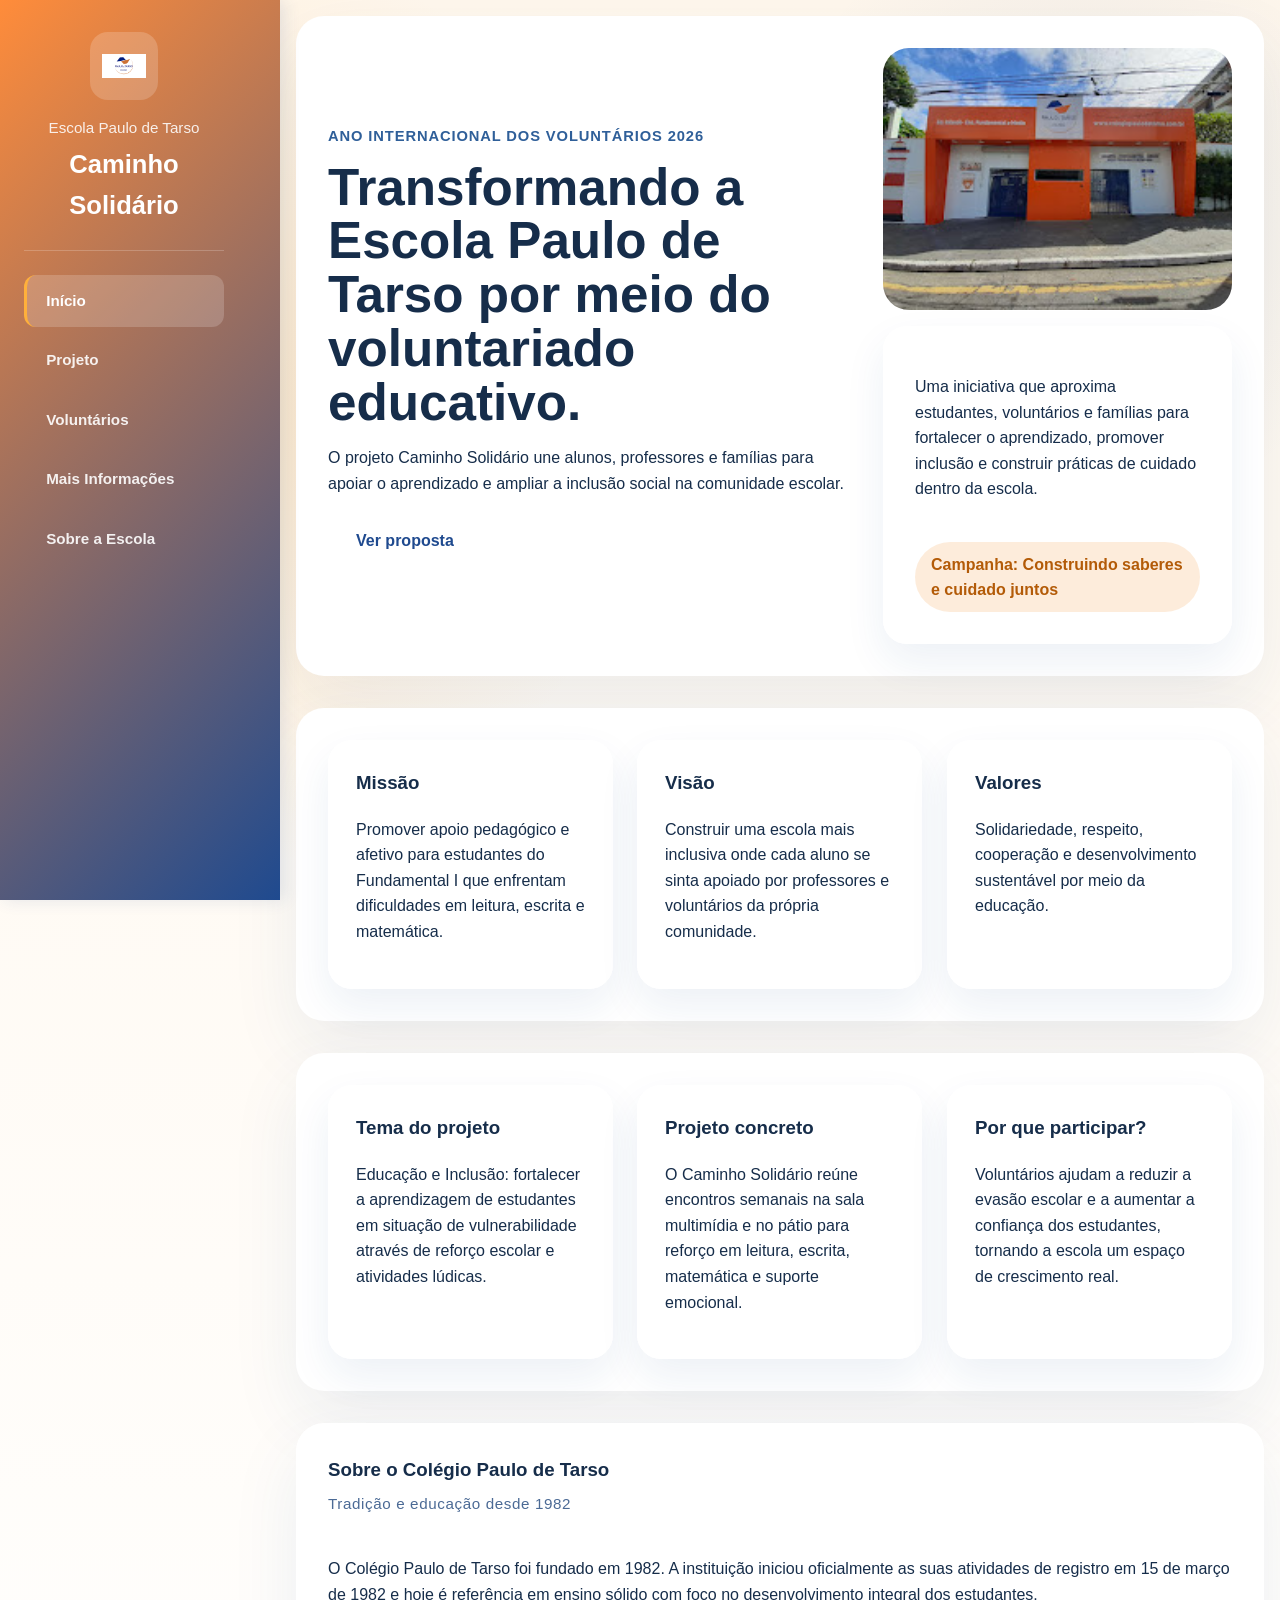
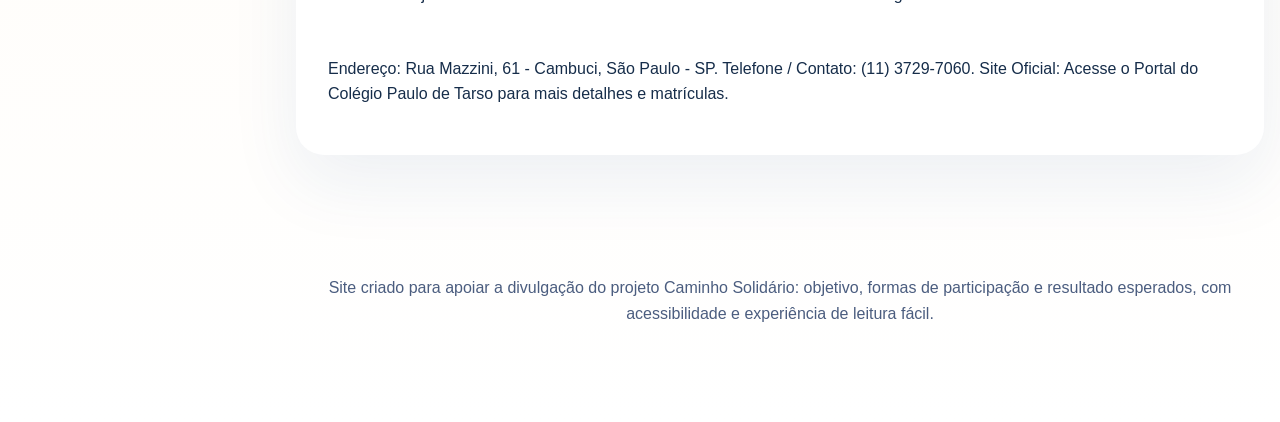
<file: index.html>
<!DOCTYPE html>
<html lang="pt-BR">
<head>
  <meta charset="UTF-8" />
  <meta name="viewport" content="width=device-width, initial-scale=1.0" />
  <title>Caminho Solidário | Escola Paulo de Tarso</title>
  <link rel="stylesheet" href="style.css" />
</head>
<body class="home" data-page-label="Início">
  <header>
    <div class="header-inner container">
      <div class="logo-box">
        <div class="logo-mark" aria-label="Símbolo do Colégio Paulo de Tarso">
          <img src="assets/images/download.png" alt="Símbolo do Colégio Paulo de Tarso" />
        </div>
        <div class="logo-text">
          <p>Escola Paulo de Tarso</p>
          <h1>Caminho Solidário</h1>
        </div>
      </div>
      <nav class="main-nav" aria-label="Navegação principal">
        <a href="index.html" class="nav-link active">Início</a>
        <a href="projeto.html" class="nav-link">Projeto</a>
        <a href="voluntarios.html" class="nav-link">Voluntários</a>
        <a href="mais-informacoes.html" class="nav-link">Mais Informações</a>
        <a href="sobre-escola.html" class="nav-link">Sobre a Escola</a>
      </nav>
    </div>
  </header>

  <main class="container">
    <section class="home-hero">
      <div class="hero-content">
        <span class="eyebrow">Ano Internacional dos Voluntários 2026</span>
        <h2>Transformando a Escola Paulo de Tarso por meio do voluntariado educativo.</h2>
        <p>O projeto Caminho Solidário une alunos, professores e famílias para apoiar o aprendizado e ampliar a inclusão social na comunidade escolar.</p>
        <div class="hero-actions">
          <a class="button-primary" href="projeto.html">Ver proposta</a>
          <a class="button-secondary" href="voluntarios.html">Quero ser voluntário</a>
        </div>
      </div>
      <div class="hero-visual">
        <div class="visual-image">
          <img src="assets/images/download.jpg" alt="Fachada do Colégio Paulo de Tarso" />
        </div>
        <div class="visual-card">
          <p>Uma iniciativa que aproxima estudantes, voluntários e famílias para fortalecer o aprendizado, promover inclusão e construir práticas de cuidado dentro da escola.</p>
          <div class="visual-pill">Campanha: Construindo saberes e cuidado juntos</div>
        </div>
      </div>
    </section>

    <section class="mission-grid">
      <article class="mission-card">
        <h3>Missão</h3>
        <p>Promover apoio pedagógico e afetivo para estudantes do Fundamental I que enfrentam dificuldades em leitura, escrita e matemática.</p>
      </article>
      <article class="mission-card">
        <h3>Visão</h3>
        <p>Construir uma escola mais inclusiva onde cada aluno se sinta apoiado por professores e voluntários da própria comunidade.</p>
      </article>
      <article class="mission-card">
        <h3>Valores</h3>
        <p>Solidariedade, respeito, cooperação e desenvolvimento sustentável por meio da educação.</p>
      </article>
    </section>

    <section class="home-preview">
      <div class="preview-card">
        <h3>Tema do projeto</h3>
        <p>Educação e Inclusão: fortalecer a aprendizagem de estudantes em situação de vulnerabilidade através de reforço escolar e atividades lúdicas.</p>
      </div>
      <div class="preview-card">
        <h3>Projeto concreto</h3>
        <p>O Caminho Solidário reúne encontros semanais na sala multimídia e no pátio para reforço em leitura, escrita, matemática e suporte emocional.</p>
      </div>
      <div class="preview-card">
        <h3>Por que participar?</h3>
        <p>Voluntários ajudam a reduzir a evasão escolar e a aumentar a confiança dos estudantes, tornando a escola um espaço de crescimento real.</p>
      </div>
    </section>

    <section class="school-summary">
      <div class="section-head">
        <h3>Sobre o Colégio Paulo de Tarso</h3>
        <span>Tradição e educação desde 1982</span>
      </div>
      <div class="school-content">
        <p>O Colégio Paulo de Tarso foi fundado em 1982. A instituição iniciou oficialmente as suas atividades de registro em 15 de março de 1982 e hoje é referência em ensino sólido com foco no desenvolvimento integral dos estudantes.</p>
        <p>Endereço: Rua Mazzini, 61 - Cambuci, São Paulo - SP. Telefone / Contato: (11) 3729-7060. Site Oficial: Acesse o Portal do Colégio Paulo de Tarso para mais detalhes e matrículas.</p>
      </div>
    </section>
  </main>

    <footer class="site-footer">
    <div class="container">
      <p>Site criado para apoiar a divulgação do projeto Caminho Solidário: objetivo, formas de participação e resultado esperados, com acessibilidade e experiência de leitura fácil.</p>
    </div>
  </footer>

  <script src="script.js"></script>
</body>
</html>
</file>
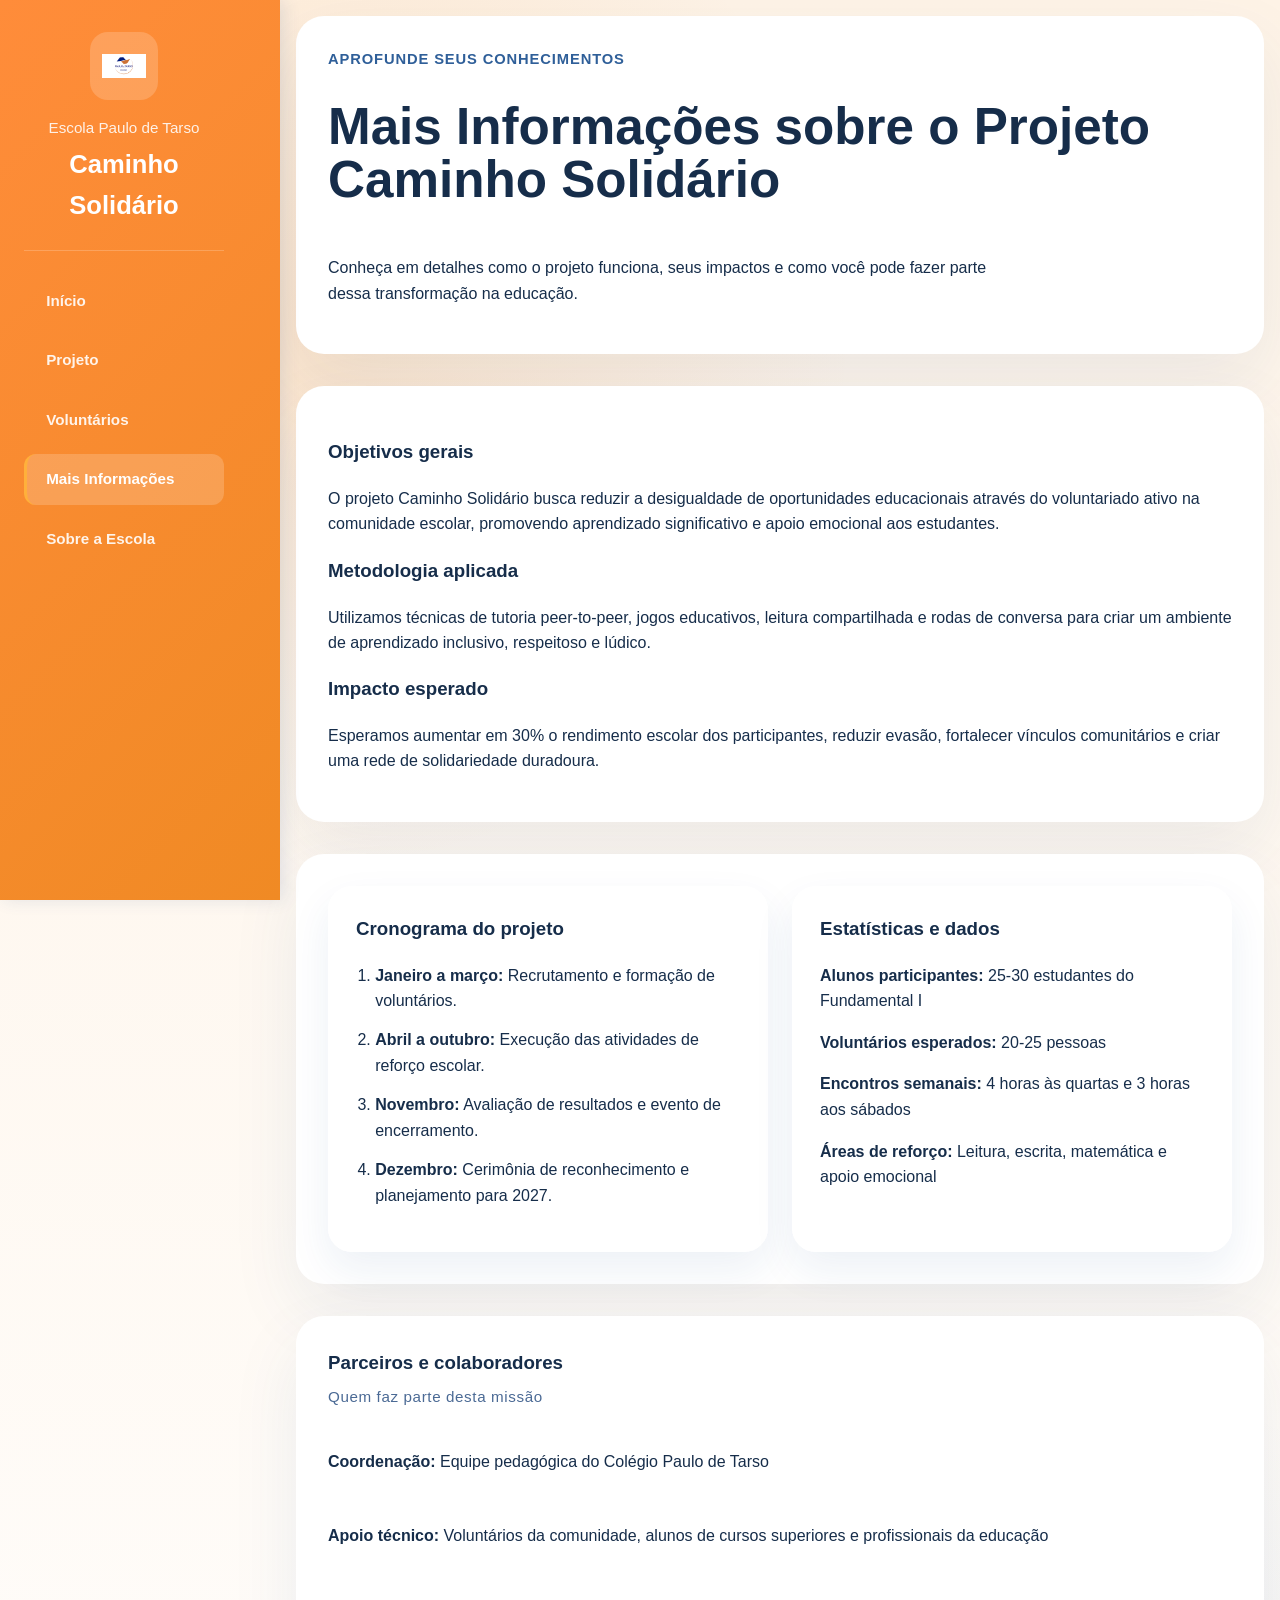
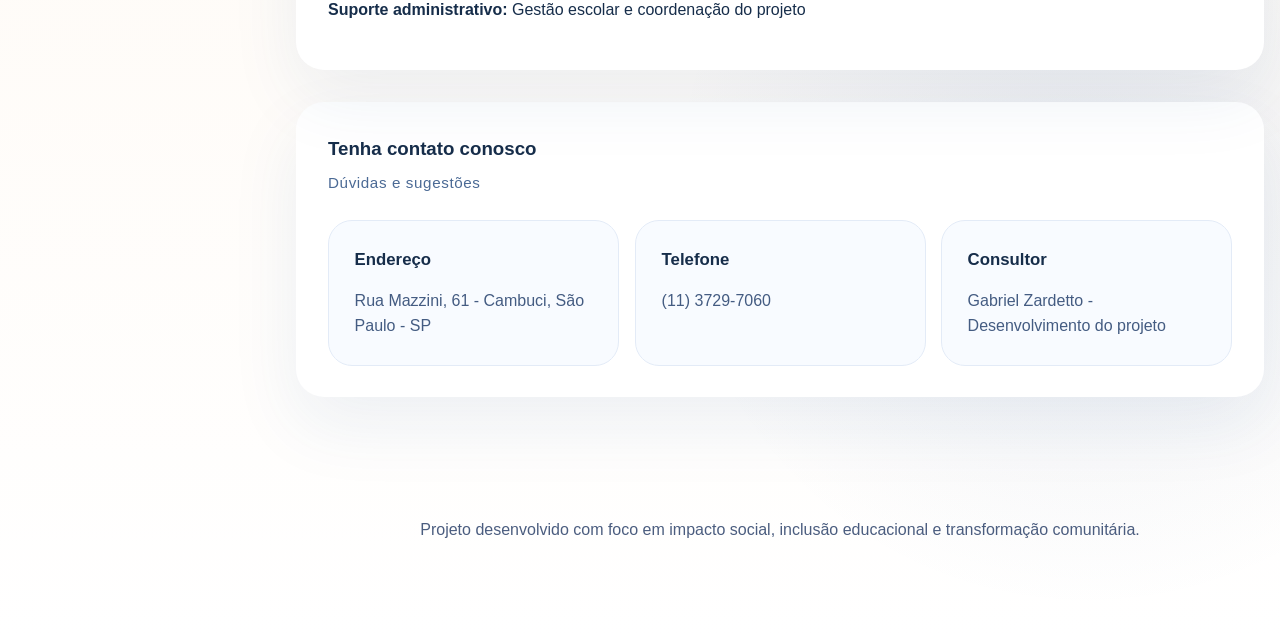
<file: mais-informacoes.html>
<!DOCTYPE html>
<html lang="pt-BR">
<head>
  <meta charset="UTF-8" />
  <meta name="viewport" content="width=device-width, initial-scale=1.0" />
  <title>Mais Informações | Projeto Caminho Solidário</title>
  <link rel="stylesheet" href="style.css" />
</head>
<body class="mais-informacoes" data-page-label="Mais Informações do Projeto">
  <header>
    <div class="header-inner container">
      <div class="logo-box">
        <div class="logo-mark" aria-label="Símbolo do Colégio Paulo de Tarso">
          <img src="assets/images/download.png" alt="Símbolo do Colégio Paulo de Tarso" />
        </div>
        <div class="logo-text">
          <p>Escola Paulo de Tarso</p>
          <h1>Caminho Solidário</h1>
        </div>
      </div>
      <nav class="main-nav" aria-label="Navegação principal">
        <a href="index.html" class="nav-link">Início</a>
        <a href="projeto.html" class="nav-link">Projeto</a>
        <a href="voluntarios.html" class="nav-link">Voluntários</a>
        <a href="mais-informacoes.html" class="nav-link active">Mais Informações</a>
        <a href="sobre-escola.html" class="nav-link">Sobre a Escola</a>
      </nav>
    </div>
  </header>

  <main class="container">
    <section class="page-hero">
      <div>
        <span class="eyebrow">Aprofunde seus conhecimentos</span>
        <h2>Mais Informações sobre o Projeto Caminho Solidário</h2>
        <p>Conheça em detalhes como o projeto funciona, seus impactos e como você pode fazer parte dessa transformação na educação.</p>
      </div>
    </section>

    <section class="cards">
      <article class="card">
        <h3>Objetivos gerais</h3>
        <p>O projeto Caminho Solidário busca reduzir a desigualdade de oportunidades educacionais através do voluntariado ativo na comunidade escolar, promovendo aprendizado significativo e apoio emocional aos estudantes.</p>
      </article>
      <article class="card">
        <h3>Metodologia aplicada</h3>
        <p>Utilizamos técnicas de tutoria peer-to-peer, jogos educativos, leitura compartilhada e rodas de conversa para criar um ambiente de aprendizado inclusivo, respeitoso e lúdico.</p>
      </article>
      <article class="card">
        <h3>Impacto esperado</h3>
        <p>Esperamos aumentar em 30% o rendimento escolar dos participantes, reduzir evasão, fortalecer vínculos comunitários e criar uma rede de solidariedade duradoura.</p>
      </article>
    </section>

    <section class="timeline-section">
      <div class="timeline-card">
        <h3>Cronograma do projeto</h3>
        <ol>
          <li><strong>Janeiro a março:</strong> Recrutamento e formação de voluntários.</li>
          <li><strong>Abril a outubro:</strong> Execução das atividades de reforço escolar.</li>
          <li><strong>Novembro:</strong> Avaliação de resultados e evento de encerramento.</li>
          <li><strong>Dezembro:</strong> Cerimônia de reconhecimento e planejamento para 2027.</li>
        </ol>
      </div>
      <div class="timeline-card">
        <h3>Estatísticas e dados</h3>
        <p><strong>Alunos participantes:</strong> 25-30 estudantes do Fundamental I</p>
        <p><strong>Voluntários esperados:</strong> 20-25 pessoas</p>
        <p><strong>Encontros semanais:</strong> 4 horas às quartas e 3 horas aos sábados</p>
        <p><strong>Áreas de reforço:</strong> Leitura, escrita, matemática e apoio emocional</p>
      </div>
    </section>

    <section class="school-summary">
      <div class="section-head">
        <h3>Parceiros e colaboradores</h3>
        <span>Quem faz parte desta missão</span>
      </div>
      <div class="school-content">
        <p><strong>Coordenação:</strong> Equipe pedagógica do Colégio Paulo de Tarso</p>
        <p><strong>Apoio técnico:</strong> Voluntários da comunidade, alunos de cursos superiores e profissionais da educação</p>
        <p><strong>Suporte administrativo:</strong> Gestão escolar e coordenação do projeto</p>
      </div>
    </section>

    <section class="contact-panel">
      <div class="section-head">
        <h3>Tenha contato conosco</h3>
        <span>Dúvidas e sugestões</span>
      </div>
      <div class="contact-grid">
        <article class="contact-card">
          <h4>Endereço</h4>
          <p>Rua Mazzini, 61 - Cambuci, São Paulo - SP</p>
        </article>
        <article class="contact-card">
          <h4>Telefone</h4>
          <p>(11) 3729-7060</p>
        </article>
        <article class="contact-card">
          <h4>Consultor</h4>
          <p>Gabriel Zardetto - Desenvolvimento do projeto</p>
        </article>
      </div>
    </section>
  </main>

  <footer class="site-footer">
    <div class="container">
      <p>Projeto desenvolvido com foco em impacto social, inclusão educacional e transformação comunitária.</p>
    </div>
  </footer>

  <script src="script.js"></script>
</body>
</html>
</file>
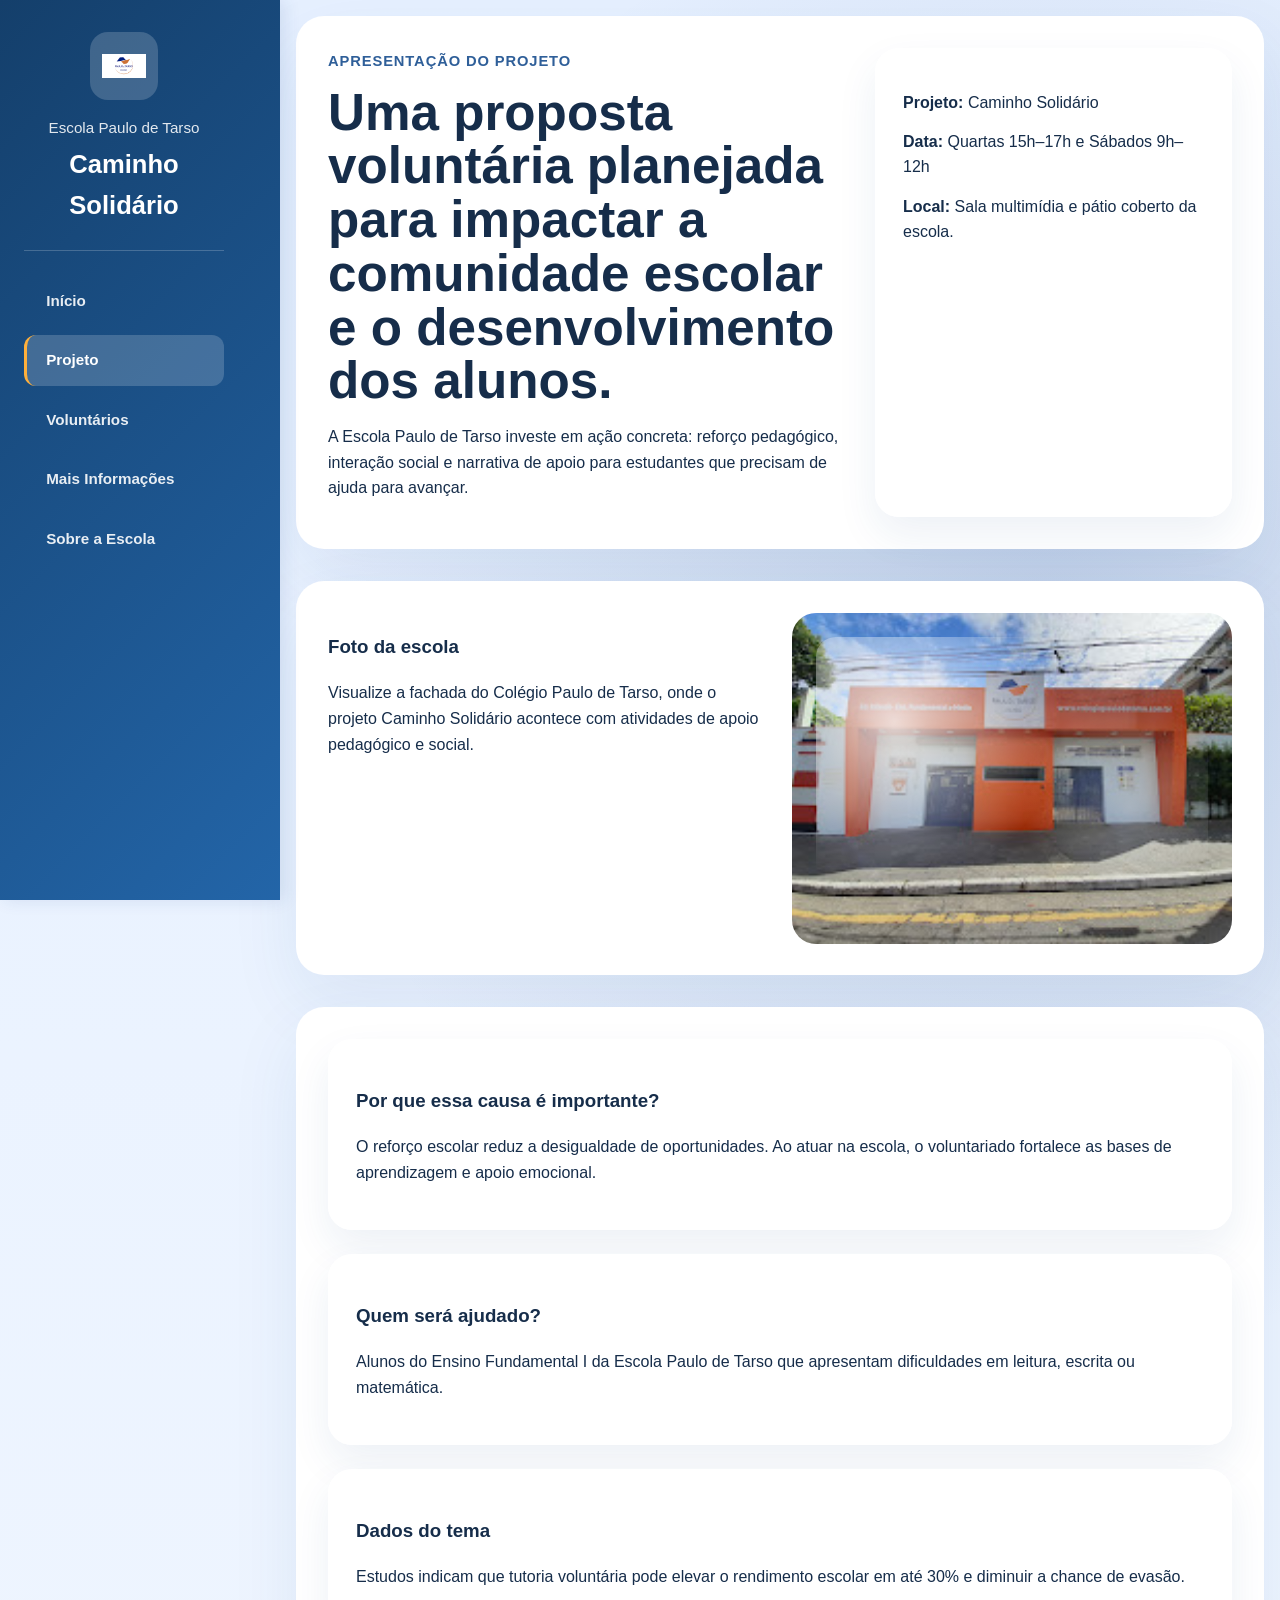
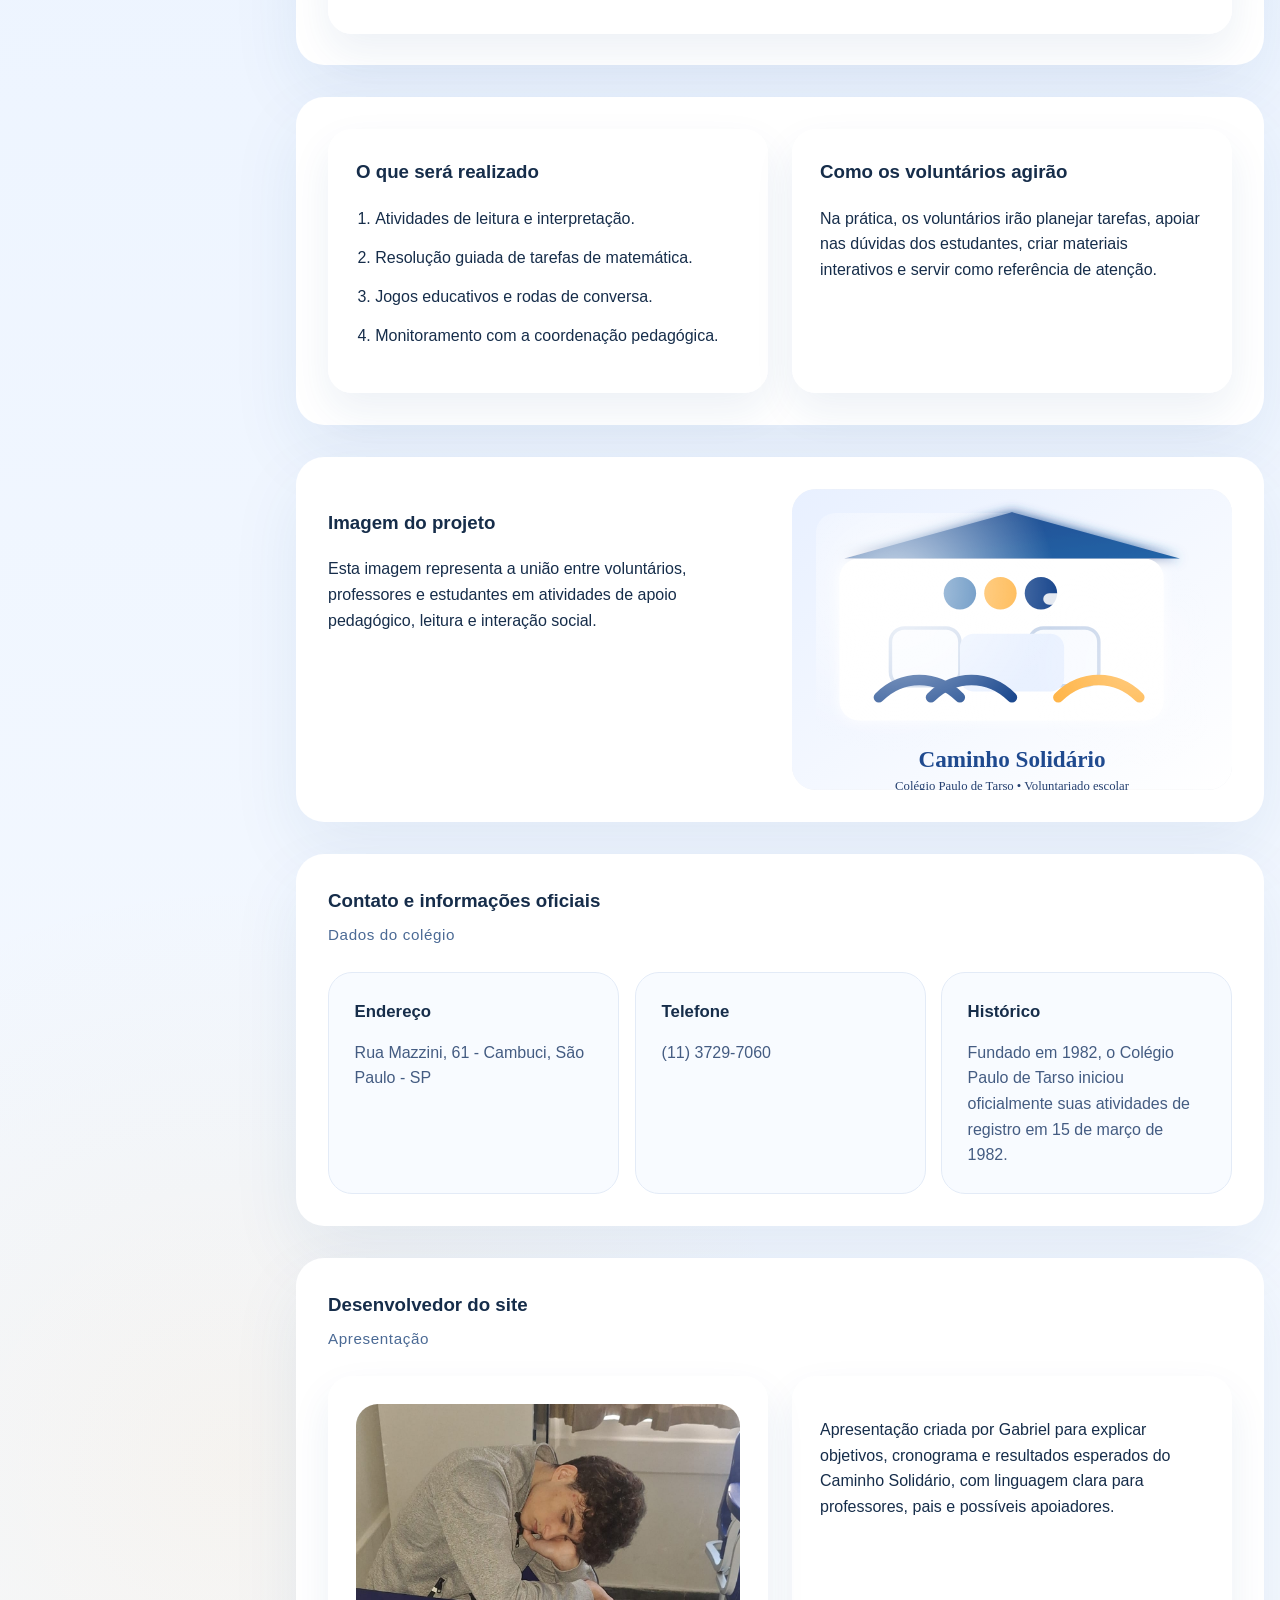
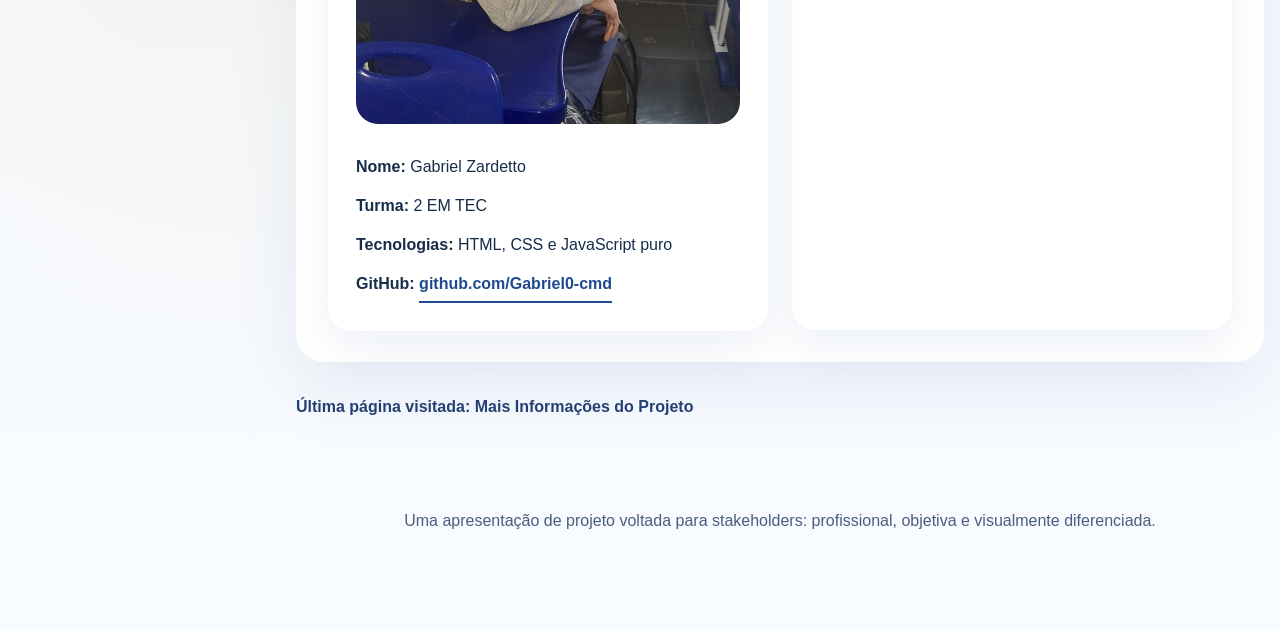
<file: projeto.html>
<!DOCTYPE html>
<html lang="pt-BR">
<head>
  <meta charset="UTF-8" />
  <meta name="viewport" content="width=device-width, initial-scale=1.0" />
  <title>Projeto Caminho Solidário | Escola Paulo de Tarso</title>
  <link rel="stylesheet" href="style.css" />
</head>
<body class="projeto" data-page-label="Projeto Caminho Solidário">
  <header>
    <div class="header-inner container">
      <div class="logo-box">
        <div class="logo-mark" aria-label="Símbolo do Colégio Paulo de Tarso">
          <img src="assets/images/download.png" alt="Símbolo do Colégio Paulo de Tarso" />
        </div>
        <div class="logo-text">
          <p>Escola Paulo de Tarso</p>
          <h1>Caminho Solidário</h1>
        </div>
      </div>
      <nav class="main-nav" aria-label="Navegação principal">
        <a href="index.html" class="nav-link">Início</a>
        <a href="projeto.html" class="nav-link active">Projeto</a>
        <a href="voluntarios.html" class="nav-link">Voluntários</a>
        <a href="mais-informacoes.html" class="nav-link">Mais Informações</a>
        <a href="sobre-escola.html" class="nav-link">Sobre a Escola</a>
      </nav>
    </div>
  </header>

  <main class="container">
    <section class="project-hero">
      <div>
        <span class="eyebrow">Apresentação do projeto</span>
        <h2>Uma proposta voluntária planejada para impactar a comunidade escolar e o desenvolvimento dos alunos.</h2>
        <p>A Escola Paulo de Tarso investe em ação concreta: reforço pedagógico, interação social e narrativa de apoio para estudantes que precisam de ajuda para avançar.</p>
      </div>
      <div class="project-highlight">
        <p><strong>Projeto:</strong> Caminho Solidário</p>
        <p><strong>Data:</strong> Quartas 15h–17h e Sábados 9h–12h</p>
        <p><strong>Local:</strong> Sala multimídia e pátio coberto da escola.</p>
      </div>
    </section>

    <section class="image-block project-image school-photo-block">
      <div class="card">
        <h3>Foto da escola</h3>
        <p>Visualize a fachada do Colégio Paulo de Tarso, onde o projeto Caminho Solidário acontece com atividades de apoio pedagógico e social.</p>
      </div>
      <div class="image-canvas">
        <img src="assets/images/download.jpg" alt="Foto da fachada do Colégio Paulo de Tarso" />
      </div>
    </section>

    <section class="cards project-cards">
      <article class="card">
        <h3>Por que essa causa é importante?</h3>
        <p>O reforço escolar reduz a desigualdade de oportunidades. Ao atuar na escola, o voluntariado fortalece as bases de aprendizagem e apoio emocional.</p>
      </article>
      <article class="card">
        <h3>Quem será ajudado?</h3>
        <p>Alunos do Ensino Fundamental I da Escola Paulo de Tarso que apresentam dificuldades em leitura, escrita ou matemática.</p>
      </article>
      <article class="card">
        <h3>Dados do tema</h3>
        <p>Estudos indicam que tutoria voluntária pode elevar o rendimento escolar em até 30% e diminuir a chance de evasão.</p>
      </article>
    </section>

    <section class="timeline-section">
      <div class="timeline-card">
        <h3>O que será realizado</h3>
        <ol>
          <li>Atividades de leitura e interpretação.</li>
          <li>Resolução guiada de tarefas de matemática.</li>
          <li>Jogos educativos e rodas de conversa.</li>
          <li>Monitoramento com a coordenação pedagógica.</li>
        </ol>
      </div>
      <div class="timeline-card">
        <h3>Como os voluntários agirão</h3>
        <p>Na prática, os voluntários irão planejar tarefas, apoiar nas dúvidas dos estudantes, criar materiais interativos e servir como referência de atenção.</p>
      </div>
    </section>

    <section class="image-block project-image">
      <div class="card">
        <h3>Imagem do projeto</h3>
        <p>Esta imagem representa a união entre voluntários, professores e estudantes em atividades de apoio pedagógico, leitura e interação social.</p>
      </div>
      <div class="image-canvas">
        <img src="assets/images/projeto-ilustracao.svg" alt="Ilustração de voluntários e estudantes do Caminho Solidário" />
      </div>
    </section>

    <section class="contact-panel">
      <div class="section-head">
        <h3>Contato e informações oficiais</h3>
        <span>Dados do colégio</span>
      </div>
      <div class="contact-grid">
        <article class="contact-card">
          <h4>Endereço</h4>
          <p>Rua Mazzini, 61 - Cambuci, São Paulo - SP</p>
        </article>
        <article class="contact-card">
          <h4>Telefone</h4>
          <p>(11) 3729-7060</p>
        </article>
        <article class="contact-card">
          <h4>Histórico</h4>
          <p>Fundado em 1982, o Colégio Paulo de Tarso iniciou oficialmente suas atividades de registro em 15 de março de 1982.</p>
        </article>
      </div>
    </section>

    <section class="developer-section">
      <div class="section-head">
        <h3>Desenvolvedor do site</h3>
        <span>Apresentação</span>
      </div>
      <div class="developer-grid">
        <div class="profile-card">
          <img src="assets/images/imagem-eu.jpg" alt="Foto de Gabriel Zardetto" />
          <div>
            <p><strong>Nome:</strong> Gabriel Zardetto</p>
            <p><strong>Turma:</strong> 2 EM TEC</p>
            <p><strong>Tecnologias:</strong> HTML, CSS e JavaScript puro</p>
            <p><strong>GitHub:</strong> <a href="https://github.com/Gabriel0-cmd" target="_blank" rel="noopener">github.com/Gabriel0-cmd</a></p>
          </div>
        </div>
        <div class="profile-text">
          <p>Apresentação criada por Gabriel para explicar objetivos, cronograma e resultados esperados do Caminho Solidário, com linguagem clara para professores, pais e possíveis apoiadores.</p>
        </div>
      </div>
    </section>
    <div id="visit-note" class="visit-note">Carregando informações de navegação...</div>
  </main>

  <footer class="site-footer">
    <div class="container">
      <p>Uma apresentação de projeto voltada para stakeholders: profissional, objetiva e visualmente diferenciada.</p>
    </div>
  </footer>

  <script src="script.js"></script>
</body>
</html>
</file>
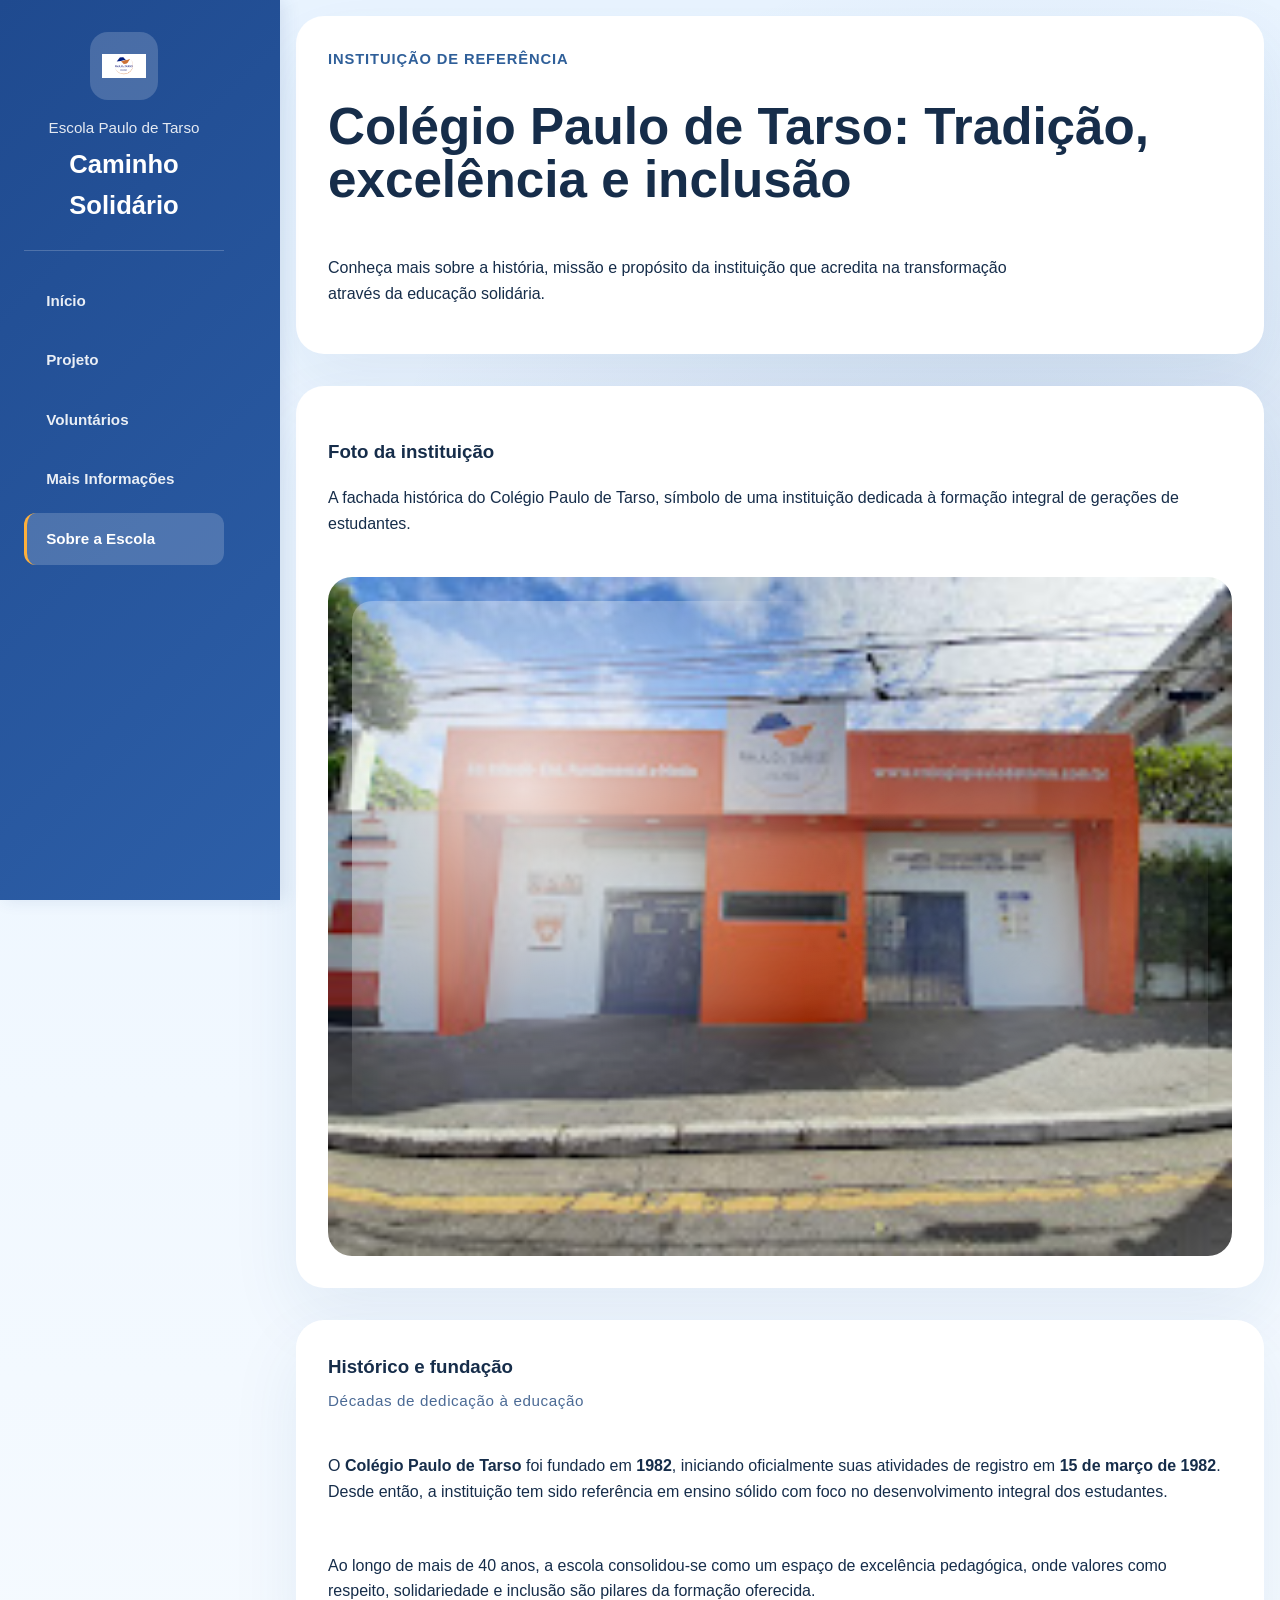
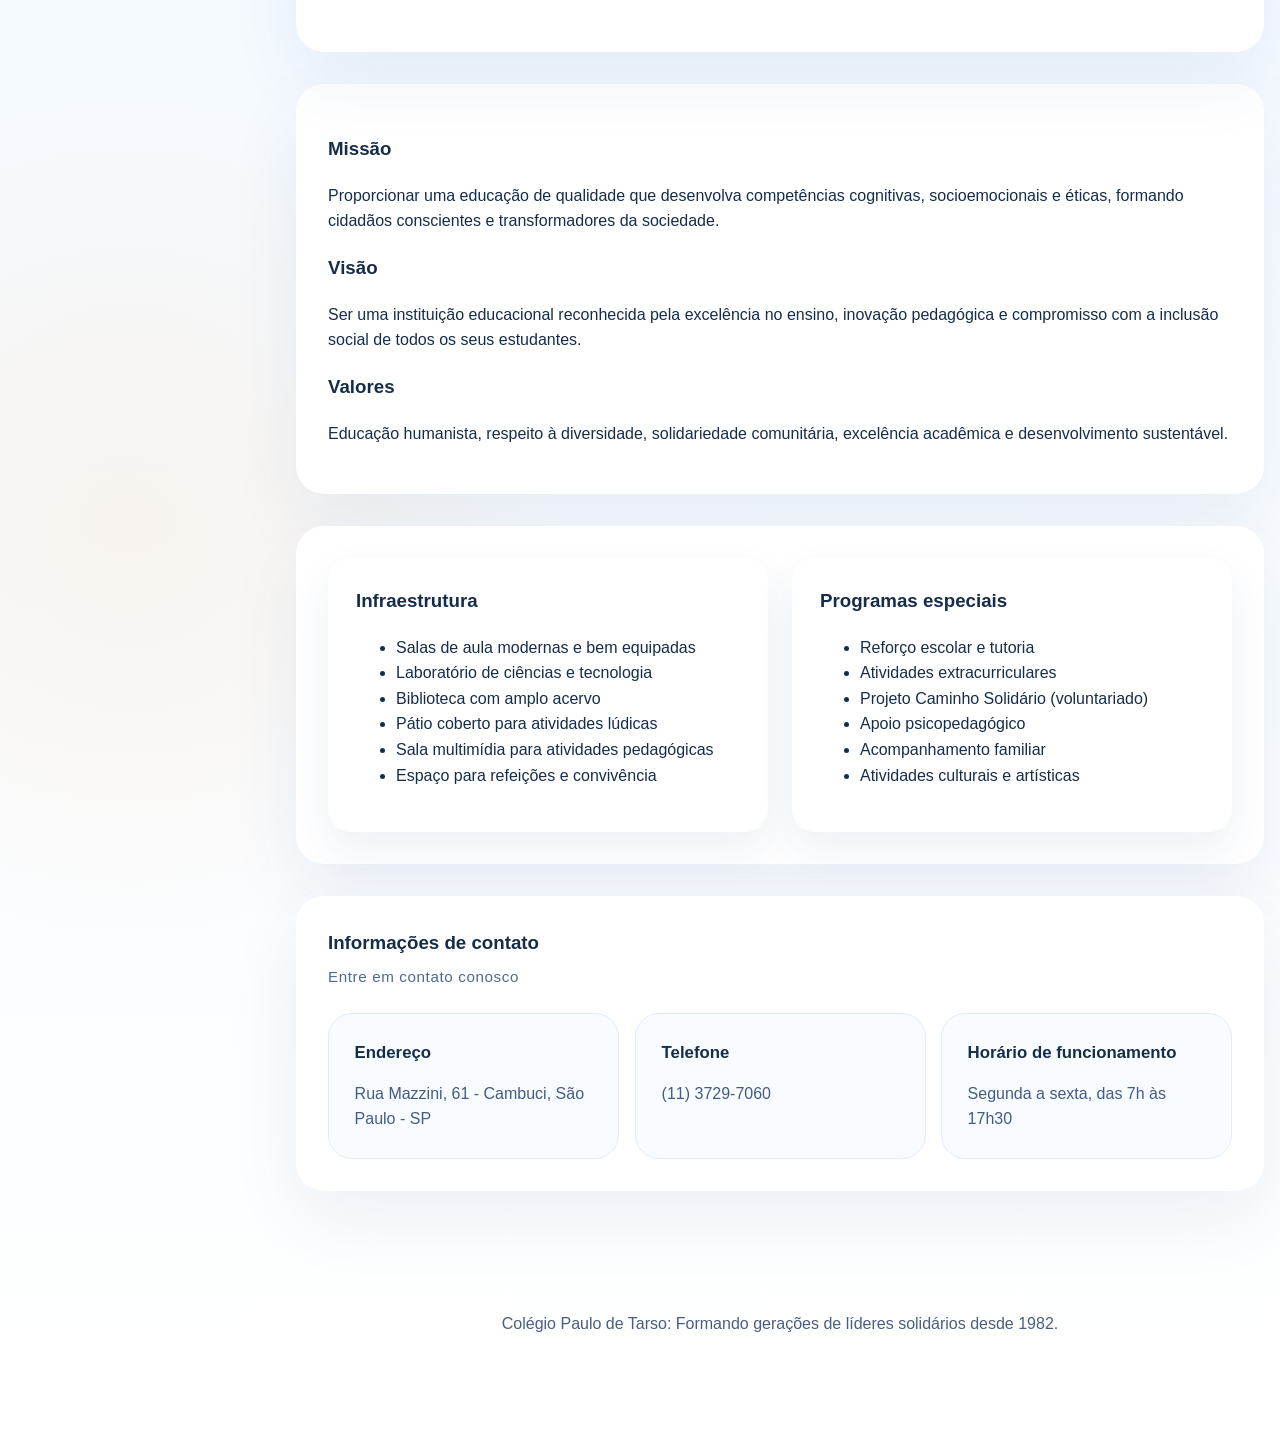
<file: sobre-escola.html>
<!DOCTYPE html>
<html lang="pt-BR">
<head>
  <meta charset="UTF-8" />
  <meta name="viewport" content="width=device-width, initial-scale=1.0" />
  <title>Sobre a Escola | Colégio Paulo de Tarso</title>
  <link rel="stylesheet" href="style.css" />
</head>
<body class="sobre-escola" data-page-label="Sobre a Escola">
  <header>
    <div class="header-inner container">
      <div class="logo-box">
        <div class="logo-mark" aria-label="Símbolo do Colégio Paulo de Tarso">
          <img src="assets/images/download.png" alt="Símbolo do Colégio Paulo de Tarso" />
        </div>
        <div class="logo-text">
          <p>Escola Paulo de Tarso</p>
          <h1>Caminho Solidário</h1>
        </div>
      </div>
      <nav class="main-nav" aria-label="Navegação principal">
        <a href="index.html" class="nav-link">Início</a>
        <a href="projeto.html" class="nav-link">Projeto</a>
        <a href="voluntarios.html" class="nav-link">Voluntários</a>
        <a href="mais-informacoes.html" class="nav-link">Mais Informações</a>
        <a href="sobre-escola.html" class="nav-link active">Sobre a Escola</a>
      </nav>
    </div>
  </header>

  <main class="container">
    <section class="page-hero">
      <div>
        <span class="eyebrow">Instituição de referência</span>
        <h2>Colégio Paulo de Tarso: Tradição, excelência e inclusão</h2>
        <p>Conheça mais sobre a história, missão e propósito da instituição que acredita na transformação através da educação solidária.</p>
      </div>
    </section>

    <section class="image-block school-photo-block">
      <div class="card">
        <h3>Foto da instituição</h3>
        <p>A fachada histórica do Colégio Paulo de Tarso, símbolo de uma instituição dedicada à formação integral de gerações de estudantes.</p>
      </div>
      <div class="image-canvas">
        <img src="assets/images/download.jpg" alt="Fachada do Colégio Paulo de Tarso" />
      </div>
    </section>

    <section class="school-summary">
      <div class="section-head">
        <h3>Histórico e fundação</h3>
        <span>Décadas de dedicação à educação</span>
      </div>
      <div class="school-content">
        <p>O <strong>Colégio Paulo de Tarso</strong> foi fundado em <strong>1982</strong>, iniciando oficialmente suas atividades de registro em <strong>15 de março de 1982</strong>. Desde então, a instituição tem sido referência em ensino sólido com foco no desenvolvimento integral dos estudantes.</p>
        <p>Ao longo de mais de 40 anos, a escola consolidou-se como um espaço de excelência pedagógica, onde valores como respeito, solidariedade e inclusão são pilares da formação oferecida.</p>
      </div>
    </section>

    <section class="cards">
      <article class="card">
        <h3>Missão</h3>
        <p>Proporcionar uma educação de qualidade que desenvolva competências cognitivas, socioemocionais e éticas, formando cidadãos conscientes e transformadores da sociedade.</p>
      </article>
      <article class="card">
        <h3>Visão</h3>
        <p>Ser uma instituição educacional reconhecida pela excelência no ensino, inovação pedagógica e compromisso com a inclusão social de todos os seus estudantes.</p>
      </article>
      <article class="card">
        <h3>Valores</h3>
        <p>Educação humanista, respeito à diversidade, solidariedade comunitária, excelência acadêmica e desenvolvimento sustentável.</p>
      </article>
    </section>

    <section class="timeline-section">
      <div class="timeline-card">
        <h3>Infraestrutura</h3>
        <ul>
          <li>Salas de aula modernas e bem equipadas</li>
          <li>Laboratório de ciências e tecnologia</li>
          <li>Biblioteca com amplo acervo</li>
          <li>Pátio coberto para atividades lúdicas</li>
          <li>Sala multimídia para atividades pedagógicas</li>
          <li>Espaço para refeições e convivência</li>
        </ul>
      </div>
      <div class="timeline-card">
        <h3>Programas especiais</h3>
        <ul>
          <li>Reforço escolar e tutoria</li>
          <li>Atividades extracurriculares</li>
          <li>Projeto Caminho Solidário (voluntariado)</li>
          <li>Apoio psicopedagógico</li>
          <li>Acompanhamento familiar</li>
          <li>Atividades culturais e artísticas</li>
        </ul>
      </div>
    </section>

    <section class="contact-panel">
      <div class="section-head">
        <h3>Informações de contato</h3>
        <span>Entre em contato conosco</span>
      </div>
      <div class="contact-grid">
        <article class="contact-card">
          <h4>Endereço</h4>
          <p>Rua Mazzini, 61 - Cambuci, São Paulo - SP</p>
        </article>
        <article class="contact-card">
          <h4>Telefone</h4>
          <p>(11) 3729-7060</p>
        </article>
        <article class="contact-card">
          <h4>Horário de funcionamento</h4>
          <p>Segunda a sexta, das 7h às 17h30</p>
        </article>
      </div>
    </section>
  </main>

  <footer class="site-footer">
    <div class="container">
      <p>Colégio Paulo de Tarso: Formando gerações de líderes solidários desde 1982.</p>
    </div>
  </footer>

  <script src="script.js"></script>
</body>
</html>
</file>
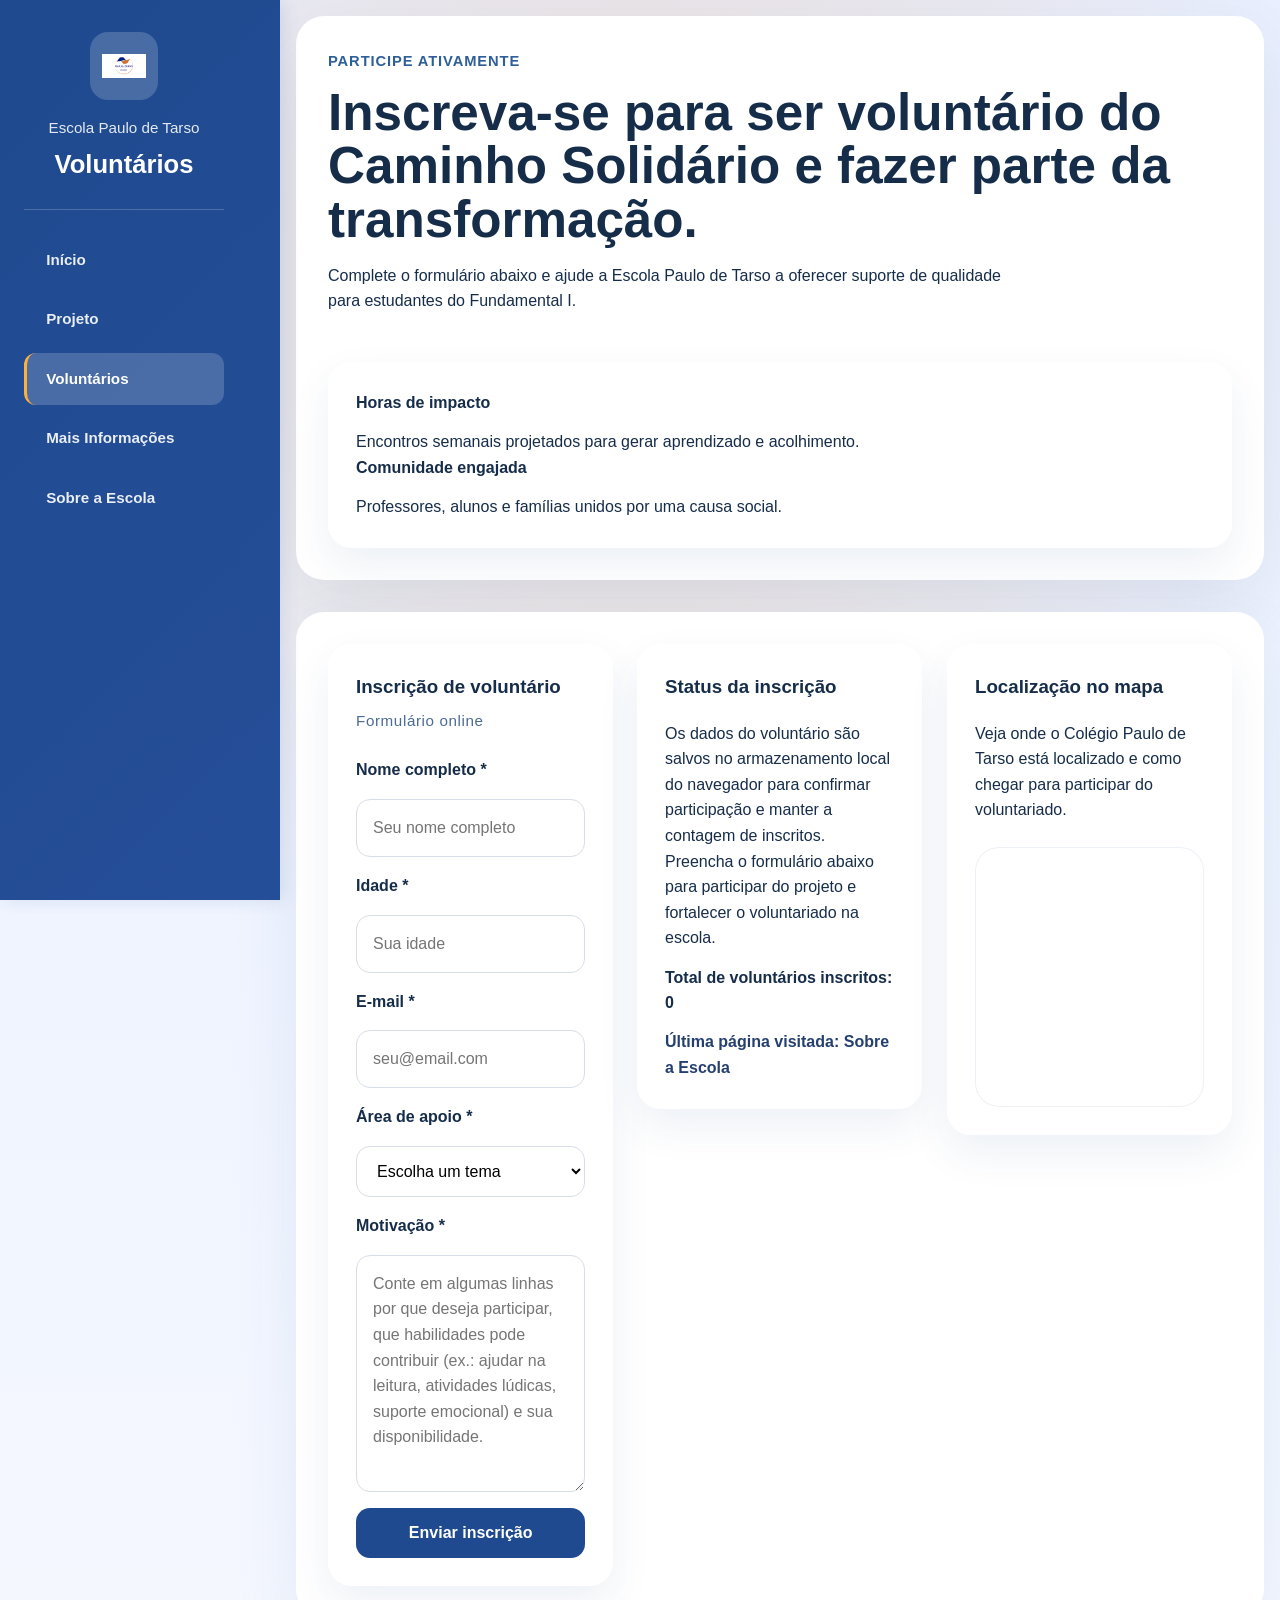
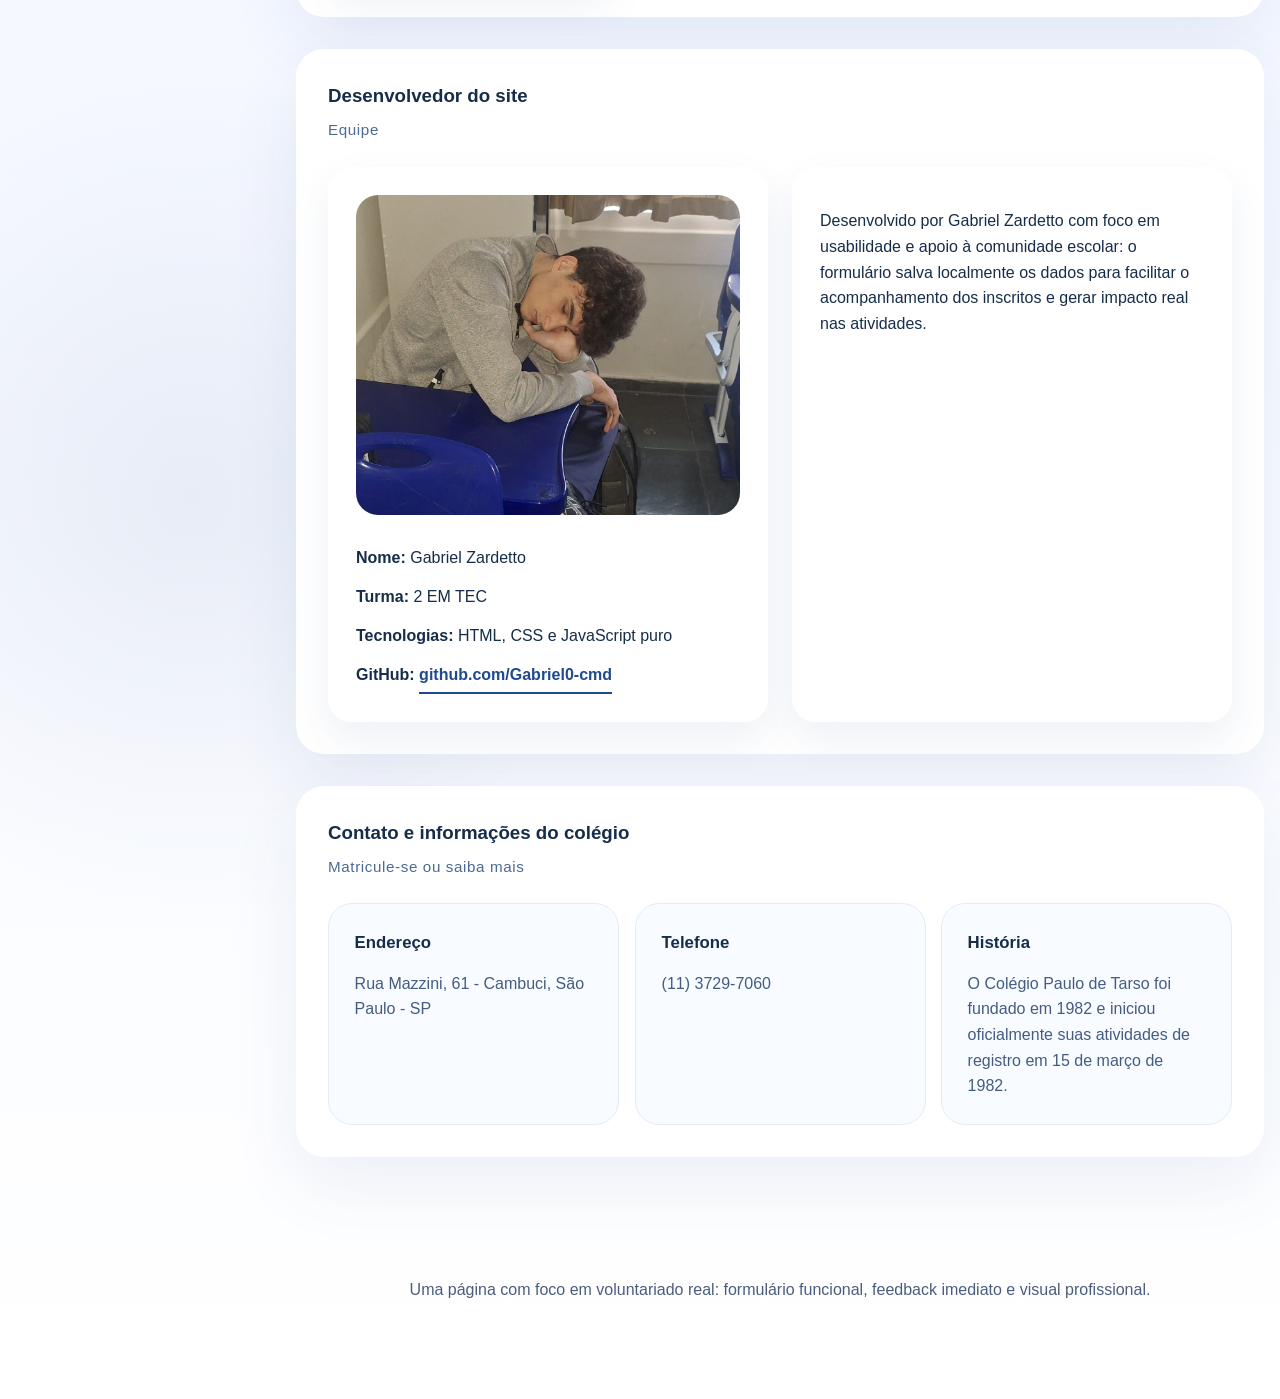
<file: voluntarios.html>
<!DOCTYPE html>
<html lang="pt-BR">
<head>
  <meta charset="UTF-8" />
  <meta name="viewport" content="width=device-width, initial-scale=1.0" />
  <title>Voluntários | Caminho Solidário</title>
  <link rel="stylesheet" href="style.css" />
</head>
<body class="voluntarios" data-page-label="Página de Voluntários">
  <header>
    <div class="header-inner container">
      <div class="logo-box">
        <div class="logo-mark" aria-label="Símbolo do Colégio Paulo de Tarso">
          <img src="assets/images/download.png" alt="Símbolo do Colégio Paulo de Tarso" />
        </div>
        <div class="logo-text">
          <p>Escola Paulo de Tarso</p>
          <h1>Voluntários</h1>
        </div>
      </div>
      <nav class="main-nav" aria-label="Navegação principal">
        <a href="index.html" class="nav-link">Início</a>
        <a href="projeto.html" class="nav-link">Projeto</a>
        <a href="voluntarios.html" class="nav-link active">Voluntários</a>
        <a href="mais-informacoes.html" class="nav-link">Mais Informações</a>
        <a href="sobre-escola.html" class="nav-link">Sobre a Escola</a>
      </nav>
    </div>
  </header>

  <main class="container">
    <section class="volunteer-hero">
      <div>
        <span class="eyebrow">Participe ativamente</span>
        <h2>Inscreva-se para ser voluntário do Caminho Solidário e fazer parte da transformação.</h2>
        <p>Complete o formulário abaixo e ajude a Escola Paulo de Tarso a oferecer suporte de qualidade para estudantes do Fundamental I.</p>
      </div>
      <div class="volunteer-metrics">
        <div>
          <strong>Horas de impacto</strong>
          <p>Encontros semanais projetados para gerar aprendizado e acolhimento.</p>
        </div>
        <div>
          <strong>Comunidade engajada</strong>
          <p>Professores, alunos e famílias unidos por uma causa social.</p>
        </div>
      </div>
    </section>

    <section class="form-section">
      <article class="form-panel">
        <div class="section-head">
          <h3>Inscrição de voluntário</h3>
          <span>Formulário online</span>
        </div>
        <form id="volunteer-form" class="form-grid">
          <label for="name">Nome completo *</label>
          <input id="name" type="text" required placeholder="Seu nome completo" />

          <label for="age">Idade *</label>
          <input id="age" type="number" required placeholder="Sua idade" min="12" />

          <label for="email">E-mail *</label>
          <input id="email" type="email" required placeholder="seu@email.com" />

          <label for="area">Área de apoio *</label>
          <select id="area" required>
            <option value="" disabled selected>Escolha um tema</option>
            <option value="leitura">Leitura e escrita</option>
            <option value="matematica">Matemática</option>
            <option value="jogos">Jogos educativos</option>
            <option value="apoio">Apoio emocional</option>
          </select>

          <label for="notes">Motivação *</label>
          <textarea id="notes" rows="8" required placeholder="Conte em algumas linhas por que deseja participar, que habilidades pode contribuir (ex.: ajudar na leitura, atividades lúdicas, suporte emocional) e sua disponibilidade."></textarea>

          <button type="submit">Enviar inscrição</button>
        </form>
      </article>

      <article class="status-panel">
        <div class="status-card">
          <h3>Status da inscrição</h3>
          <p>Os dados do voluntário são salvos no armazenamento local do navegador para confirmar participação e manter a contagem de inscritos.</p>
          <div id="volunteer-message" class="volunteer-status">Aguardando inscrição...</div>
          <p class="volunteer-count">Total de voluntários inscritos: <span id="volunteer-count">0</span></p>
          <p id="visit-note" class="visit-note">A última visita aparecerá aqui.</p>
        </div>
      </article>

      <article class="map-panel">
        <div class="status-card">
          <h3>Localização no mapa</h3>
          <p>Veja onde o Colégio Paulo de Tarso está localizado e como chegar para participar do voluntariado.</p>
          <div class="map-frame">
            <iframe
              src="https://www.google.com/maps?q=Rua+Mazzini+61+Cambuci+São+Paulo&output=embed"
              title="Mapa do Colégio Paulo de Tarso"
              allowfullscreen=""
              loading="lazy"
              referrerpolicy="no-referrer-when-downgrade">
            </iframe>
          </div>
        </div>
      </article>
    </section>

    <section class="developer-section">
      <div class="section-head">
        <h3>Desenvolvedor do site</h3>
        <span>Equipe</span>
      </div>
      <div class="developer-grid">
        <div class="profile-card">
          <img src="assets/images/imagem-eu.jpg" alt="Foto de Gabriel Zardetto" />
          <div>
            <p><strong>Nome:</strong> Gabriel Zardetto</p>
            <p><strong>Turma:</strong> 2 EM TEC</p>
            <p><strong>Tecnologias:</strong> HTML, CSS e JavaScript puro</p>
            <p><strong>GitHub:</strong> <a href="https://github.com/Gabriel0-cmd" target="_blank" rel="noopener">github.com/Gabriel0-cmd</a></p>
          </div>
        </div>
        <div class="profile-text">
          <p>Desenvolvido por Gabriel Zardetto com foco em usabilidade e apoio à comunidade escolar: o formulário salva localmente os dados para facilitar o acompanhamento dos inscritos e gerar impacto real nas atividades.</p>
        </div>
      </div>
    </section>

    <section class="contact-panel">
      <div class="section-head">
        <h3>Contato e informações do colégio</h3>
        <span>Matricule-se ou saiba mais</span>
      </div>
      <div class="contact-grid">
        <article class="contact-card">
          <h4>Endereço</h4>
          <p>Rua Mazzini, 61 - Cambuci, São Paulo - SP</p>
        </article>
        <article class="contact-card">
          <h4>Telefone</h4>
          <p>(11) 3729-7060</p>
        </article>
        <article class="contact-card">
          <h4>História</h4>
          <p>O Colégio Paulo de Tarso foi fundado em 1982 e iniciou oficialmente suas atividades de registro em 15 de março de 1982.</p>
        </article>
      </div>
    </section>
  </main>

  <footer class="site-footer">
    <div class="container">
      <p>Uma página com foco em voluntariado real: formulário funcional, feedback imediato e visual profissional.</p>
    </div>
  </footer>

  <script src="script.js"></script>
</body>
</html>
</file>
<file: style.css>
:root {
  --orange: #f08a24;
  --blue: #1f4a8f;
  --white: #ffffff;
  --gray: #f4f6fb;
  --dark: #1d3557;
  --soft: #e9f1ff;
  --text: #162d4a;
}

* {
  box-sizing: border-box;
}

body {
  margin: 0;
  font-family: "Inter", "Segoe UI", sans-serif;
  color: var(--text);
  line-height: 1.6;
  min-height: 100vh;
  display: grid;
  grid-template-columns: 280px 1fr;
  grid-template-rows: auto 1fr;
}

body > header {
  grid-column: 1;
  grid-row: 1 / 3;
}

body > main {
  grid-column: 2;
  grid-row: 2;
}

body > footer {
  grid-column: 2;
  grid-row: 3;
}

a {
  color: inherit;
  text-decoration: none;
}

img,
svg {
  max-width: 100%;
  display: block;
}

.container {
  width: min(1120px, calc(100% - 2rem));
  margin: 0 auto;
  padding: 1rem 0 3rem;
}

header {
  color: var(--white);
  padding: 2rem 1.5rem;
  position: fixed;
  left: 0;
  top: 0;
  width: 280px;
  height: 100vh;
  background: linear-gradient(135deg, #ff8c3a, #1f4a8f);
  display: flex;
  flex-direction: column;
  gap: 2rem;
  overflow-y: auto;
  box-shadow: 4px 0 16px rgba(31, 74, 143, 0.12);
  z-index: 100;
}

.header-inner {
  display: flex;
  flex-direction: column;
  gap: 1.5rem;
  margin: 0;
  max-width: none;
  padding: 0;
}

.logo-box {
  display: flex;
  flex-direction: column;
  align-items: center;
  gap: 1rem;
  text-align: center;
  padding-bottom: 1.5rem;
  border-bottom: 1px solid rgba(255, 255, 255, 0.2);
}

.logo-mark {
  width: 68px;
  height: 68px;
  border-radius: 18px;
  display: grid;
  place-items: center;
  background: rgba(255, 255, 255, 0.18);
  overflow: hidden;
}

.logo-mark svg,
.logo-mark img {
  width: 44px;
  height: 44px;
  display: block;
  object-fit: contain;
}

.logo-text p {
  margin: 0;
  opacity: 0.88;
  font-size: 0.95rem;
}

.logo-text h1 {
  margin: 0.25rem 0 0;
  font-size: 1.6rem;
}

.main-nav {
  display: flex;
  flex-direction: column;
  flex-wrap: nowrap;
  gap: 0.5rem;
}

.nav-link {
  padding: 0.85rem 1.2rem;
  border-radius: 12px;
  font-weight: 700;
  color: rgba(255, 255, 255, 0.9);
  transition: all 0.25s ease;
  text-align: left;
  font-size: 0.95rem;
  border-left: 3px solid transparent;
}

.nav-link:hover,
.nav-link.active {
  background: rgba(255, 255, 255, 0.18);
  border-left-color: #ffb03b;
  color: #ffffff;
}

body.home {
  background: radial-gradient(circle at 15% 20%, rgba(255, 176, 60, 0.22), transparent 24%),
    radial-gradient(circle at 85% 10%, rgba(31, 74, 143, 0.08), transparent 15%),
    linear-gradient(180deg, #fff7ec 0%, #ffffff 100%);
}

body.home header {
  background: linear-gradient(135deg, #ff8c3a, #1f4a8f);
}

body.projeto {
  background: radial-gradient(circle at 82% 16%, rgba(31, 74, 143, 0.18), transparent 22%),
    radial-gradient(circle at 18% 80%, rgba(255, 176, 60, 0.08), transparent 18%),
    linear-gradient(180deg, #e6f0ff 0%, #f8fbff 100%);
}

body.projeto header {
  background: linear-gradient(135deg, #143f6b, #2365a8);
}

body.voluntarios {
  background: radial-gradient(circle at 50% 10%, rgba(240, 138, 36, 0.18), transparent 26%),
    radial-gradient(circle at 15% 70%, rgba(31, 74, 143, 0.08), transparent 18%),
    linear-gradient(180deg, #e8efff 0%, #ffffff 100%);
}

body.voluntarios header {
  background: linear-gradient(135deg, #1f4a8f, #254e98);
}

body.mais-informacoes {
  background: radial-gradient(circle at 25% 15%, rgba(240, 138, 36, 0.15), transparent 25%),
    radial-gradient(circle at 85% 80%, rgba(31, 74, 143, 0.08), transparent 20%),
    linear-gradient(180deg, #fef3e6 0%, #ffffff 100%);
}

body.mais-informacoes header {
  background: linear-gradient(135deg, #ff8c3a, #f08a24);
}

body.sobre-escola {
  background: radial-gradient(circle at 80% 20%, rgba(31, 74, 143, 0.15), transparent 25%),
    radial-gradient(circle at 10% 70%, rgba(240, 138, 36, 0.08), transparent 18%),
    linear-gradient(180deg, #e9f4ff 0%, #ffffff 100%);
}

body.sobre-escola header {
  background: linear-gradient(135deg, #1f4a8f, #2d5fa8);
}

.hero-visual {
  position: relative;
  display: grid;
  gap: 1rem;
}

.visual-image,
.image-canvas {
  border-radius: 26px;
  overflow: hidden;
  min-height: 260px;
  background: rgba(255, 255, 255, 0.76);
  display: grid;
  place-items: center;
}

.visual-image img,
.image-canvas img {
  width: 100%;
  height: auto;
  display: block;
}

main {
  margin-top: -2rem;
}

section {
  background: var(--white);
  border-radius: 28px;
  box-shadow: 0 28px 70px rgba(31, 74, 143, 0.08);
  margin-bottom: 2rem;
  padding: 2rem;
}

.eyebrow {
  display: inline-flex;
  align-items: center;
  gap: 0.5rem;
  font-size: 0.92rem;
  font-weight: 700;
  letter-spacing: 0.06em;
  text-transform: uppercase;
  color: #2f5f99;
}

.button-primary,
.button-secondary {
  display: inline-flex;
  align-items: center;
  justify-content: center;
  border-radius: 999px;
  font-weight: 700;
  padding: 0.95rem 1.75rem;
  transition: transform 0.2s ease, opacity 0.2s ease;
}

.button-primary {
  background: var(--white);
  color: var(--blue);
}

.button-secondary {
  background: rgba(255,255,255,0.14);
  color: var(--white);
}

.button-primary:hover,
.button-secondary:hover {
  transform: translateY(-2px);
  opacity: 0.92;
}

.home-hero,
.project-hero,
.volunteer-hero {
  display: grid;
  gap: 2rem;
}

.home-hero {
  grid-template-columns: 1.5fr 1fr;
  align-items: center;
}

.hero-content h2,
.project-hero h2,
.volunteer-hero h2 {
  margin: 0.75rem 0 1rem;
  line-height: 1.05;
  font-size: clamp(2.4rem, 4vw, 3.6rem);
}

.home-hero p,
.project-hero p,
.volunteer-hero p {
  max-width: 44rem;
}

.page-hero {
  display: grid;
  gap: 2rem;
  grid-template-columns: 1fr;
}

.page-hero > div {
  display: grid;
  gap: 1rem;
}

.page-hero h2 {
  margin: 0.75rem 0 1rem;
  line-height: 1.05;
  font-size: clamp(2.4rem, 4vw, 3.6rem);
}

.page-hero p {
  max-width: 44rem;
}

.hero-actions {
  display: flex;
  gap: 1rem;
  flex-wrap: wrap;
}

.hero-visual {
  position: relative;
}

.visual-card,
.project-highlight,
.volunteer-metrics,
.mission-card,
.preview-card,
.timeline-card,
.status-card,
.form-panel,
.profile-card,
.profile-text,
.project-cards .card,
.developer-grid > * {
  background: rgba(255,255,255,0.98);
  border-radius: 24px;
  padding: 1.75rem;
  box-shadow: 0 18px 40px rgba(31, 74, 143, 0.08);
}

.visual-card {
  height: 100%;
  display: grid;
  align-items: center;
  justify-content: center;
  gap: 1.5rem;
  padding: 2rem;
}

.visual-pill {
  display: inline-flex;
  padding: 0.6rem 1rem;
  border-radius: 999px;
  background: rgba(240, 138, 36, 0.16);
  color: #b35b08;
  font-weight: 700;
}

.mission-grid,
.home-preview,
.project-cards,
.timeline-section,
.form-section,
.developer-grid,
.footer-grid {
  display: grid;
  gap: 1.5rem;
}

.mission-grid,
.home-preview,
.timeline-section,
.form-section,
.developer-grid {
  grid-template-columns: repeat(auto-fit, minmax(260px, 1fr));
}

.mission-card,
.preview-card,
.timeline-card,
.profile-card,
.profile-text,
.status-card {
  min-height: 160px;
}

.mission-card h3,
.preview-card h3,
.timeline-card h3,
.status-card h3,
.profile-text h3 {
  margin-top: 0;
}

.project-hero {
  grid-template-columns: 1.3fr 0.9fr;
}

.project-highlight p,
.volunteer-metrics div p,
.status-card p,
.profile-text p,
.profile-card p {
  margin: 0.85rem 0 0;
}

.project-cards .card {
  padding: 1.75rem;
}

.timeline-card ol {
  padding-left: 1.2rem;
}

.timeline-card ol li {
  margin-bottom: 0.85rem;
}

.image-block {
  display: grid;
  gap: 1.5rem;
}

.image-block.project-image {
  grid-template-columns: 1fr 1fr;
}

.image-canvas {
  min-height: 260px;
  border-radius: 24px;
  background: radial-gradient(circle at center, rgba(240,138,36,0.16), rgba(31,74,143,0.08));
  position: relative;
  overflow: hidden;
}

.image-canvas img {
  width: 100%;
  height: 100%;
  object-fit: cover;
  display: block;
}

.map-panel .map-frame {
  margin-top: 1.5rem;
  border-radius: 24px;
  overflow: hidden;
  box-shadow: inset 0 0 0 1px rgba(31, 74, 143, 0.08);
}

.map-panel iframe {
  width: 100%;
  min-height: 260px;
  border: 0;
  display: block;
}

.image-canvas::before {
  content: "";
  position: absolute;
  inset: 1.5rem;
  background: radial-gradient(circle at 20% 30%, rgba(255,255,255,0.8), transparent 45%), radial-gradient(circle at 80% 60%, rgba(255,255,255,0.35), transparent 30%);
  border-radius: 20px;
}

.form-grid {
  display: grid;
  gap: 1rem;
}

label {
  display: grid;
  gap: 0.5rem;
  font-weight: 600;
}

input,
select,
textarea {
  width: 100%;
  border: 1px solid #d8dde8;
  border-radius: 14px;
  padding: 0.95rem 1rem;
  font: inherit;
  background: var(--white);
}

input:focus,
select:focus,
textarea:focus {
  outline: 3px solid rgba(31, 74, 143, 0.15);
}

textarea {
  resize: vertical;
  min-height: 220px;
}

button {
  border: none;
  background: var(--blue);
  color: var(--white);
  padding: 1rem 1.5rem;
  border-radius: 14px;
  cursor: pointer;
  font-size: 1rem;
  font-weight: 700;
}

button:hover {
  background: #163b72;
}

@keyframes floatAnimation {
  0%, 100% { transform: translateY(0); }
  50% { transform: translateY(-12px); }
}

@keyframes fadeInText {
  from { opacity: 0; transform: translateY(18px); }
  to { opacity: 1; transform: translateY(0); }
}

.reveal-on-scroll {
  opacity: 0;
  transform: translateY(24px);
  transition: opacity 0.8s ease, transform 0.8s ease;
  will-change: opacity, transform;
}

.reveal-on-scroll.revealed {
  opacity: 1;
  transform: translateY(0);
}

.button-primary,
.button-secondary {
  position: relative;
  overflow: hidden;
}

.button-primary::after,
.button-secondary::after {
  content: '';
  position: absolute;
  inset: 0;
  background: linear-gradient(90deg, rgba(255,255,255,0.22), rgba(255,255,255,0.08), rgba(255,255,255,0.22));
  opacity: 0;
  transition: opacity 0.4s ease;
}

.button-primary:hover::after,
.button-secondary:hover::after {
  opacity: 1;
}

.visual-image img,
.image-canvas img,
.profile-card img,
.logo-mark img {
  animation: floatAnimation 8s ease-in-out infinite;
}

.image-canvas {
  transition: transform 0.35s ease, box-shadow 0.35s ease;
}

.image-canvas:hover {
  transform: translateY(-6px);
}

.contact-card,
.project-highlight,
.timeline-card,
.preview-card,
.mission-card,
.profile-card,
.status-card,
.visual-card {
  transition: transform 0.35s ease, box-shadow 0.35s ease;
}

.contact-card:hover,
.project-highlight:hover,
.timeline-card:hover,
.preview-card:hover,
.mission-card:hover,
.profile-card:hover,
.status-card:hover,
.visual-card:hover {
  transform: translateY(-8px);
  box-shadow: 0 30px 60px rgba(31, 74, 143, 0.14);
}

.hero-content h2,
.project-hero h2,
.volunteer-hero h2 {
  animation: fadeInText 0.9s ease both;
}

@media (prefers-reduced-motion: reduce) {
  *, *::before, *::after {
    animation: none !important;
    transition: none !important;
  }
}

.volunteer-status {
  border-radius: 18px;
  background: #eff6ff;
  padding: 1rem 1.25rem;
  color: var(--text);
  font-weight: 600;
}

.volunteer-count,
.visit-note {
  margin-top: 1rem;
  font-weight: 600;
}

.profile-card {
  display: grid;
  gap: 1rem;
}

.section-head {
  display: grid;
  gap: 0.45rem;
  margin-bottom: 1.5rem;
}

.section-head h3 {
  margin: 0;
}

.section-head span {
  color: #4b6a95;
  font-size: 0.95rem;
  letter-spacing: 0.04em;
}

.school-summary,
.contact-panel {
  padding: 2rem;
  border-radius: 28px;
  background: var(--white);
  box-shadow: 0 28px 70px rgba(31, 74, 143, 0.08);
  margin-bottom: 2rem;
}

.school-content {
  display: grid;
  gap: 1rem;
}

.contact-grid {
  display: grid;
  gap: 1rem;
  grid-template-columns: repeat(auto-fit, minmax(200px, 1fr));
}

.contact-card {
  padding: 1.6rem;
  border-radius: 24px;
  background: #f8fbff;
  border: 1px solid #e3ebf7;
}

.contact-card h4 {
  margin: 0;
  font-size: 1.05rem;
}

.contact-card p {
  margin: 0.9rem 0 0;
  color: #445c82;
}

.profile-card img {
  border-radius: 22px;
  object-fit: cover;
  height: 320px;
  width: 100%;
}

.profile-text {
  display: grid;
  gap: 1rem;
}

.site-footer {
  padding: 1.5rem 0 3rem;
}

.site-footer p {
  margin: 0;
  text-align: center;
  color: #4b5d7f;
}

.visit-note {
  color: #254070;
}

.profile-card a,
.profile-text a {
  color: var(--blue);
  font-weight: 700;
  position: relative;
  transition: all 0.3s ease;
  padding-bottom: 0.25rem;
  border-bottom: 2.5px solid var(--blue);
  display: inline-block;
}

.profile-card a:hover,
.profile-text a:hover {
  transform: scale(1.12);
  color: var(--orange);
  border-bottom-color: var(--orange);
  text-shadow: 0 0 10px rgba(240, 138, 36, 0.4);
}

@media (max-width: 1024px) {
  body {
    grid-template-columns: 240px 1fr;
  }

  header {
    width: 240px;
    padding: 1.5rem 1rem;
  }

  .logo-text h1 {
    font-size: 1.3rem;
  }

  .nav-link {
    padding: 0.75rem 1rem;
    font-size: 0.9rem;
  }
}

@media (max-width: 900px) {
  body {
    grid-template-columns: 1fr;
  }

  body > header {
    grid-column: 1;
    grid-row: 1;
    height: auto;
    width: 100%;
    position: static;
    padding: 1.5rem 1rem;
  }

  body > main {
    grid-column: 1;
    grid-row: 2;
  }

  .header-inner {
    flex-direction: row;
    justify-content: space-between;
    align-items: center;
    gap: 1rem;
  }

  .logo-box {
    flex-direction: row;
    align-items: center;
    border-bottom: none;
    padding-bottom: 0;
  }

  .main-nav {
    flex-direction: row;
    flex-wrap: wrap;
    gap: 0.3rem;
  }

  .nav-link {
    padding: 0.5rem 0.7rem;
    font-size: 0.8rem;
    border-left: none;
  }

  .home-hero,
  .project-hero,
  .volunteer-hero,
  .page-hero,
  .image-block.project-image,
  .timeline-section,
  .form-section,
  .developer-grid,
  .mission-grid,
  .home-preview {
    grid-template-columns: 1fr;
  }

  main {
    margin-top: -1.5rem;
  }
}

@media (max-width: 620px) {
  header {
    padding: 1rem 1rem;
  }

  .logo-text {
    display: flex;
    flex-direction: column;
    gap: 0.2rem;
  }

  .logo-text h1 {
    font-size: 1.2rem;
  }

  .logo-text p {
    font-size: 0.8rem;
  }

  .hero-content h2,
  .project-hero h2,
  .volunteer-hero h2,
  .page-hero h2 {
    font-size: 1.8rem;
  }

  .button-primary,
  .button-secondary {
    width: 100%;
  }
}
</file>
